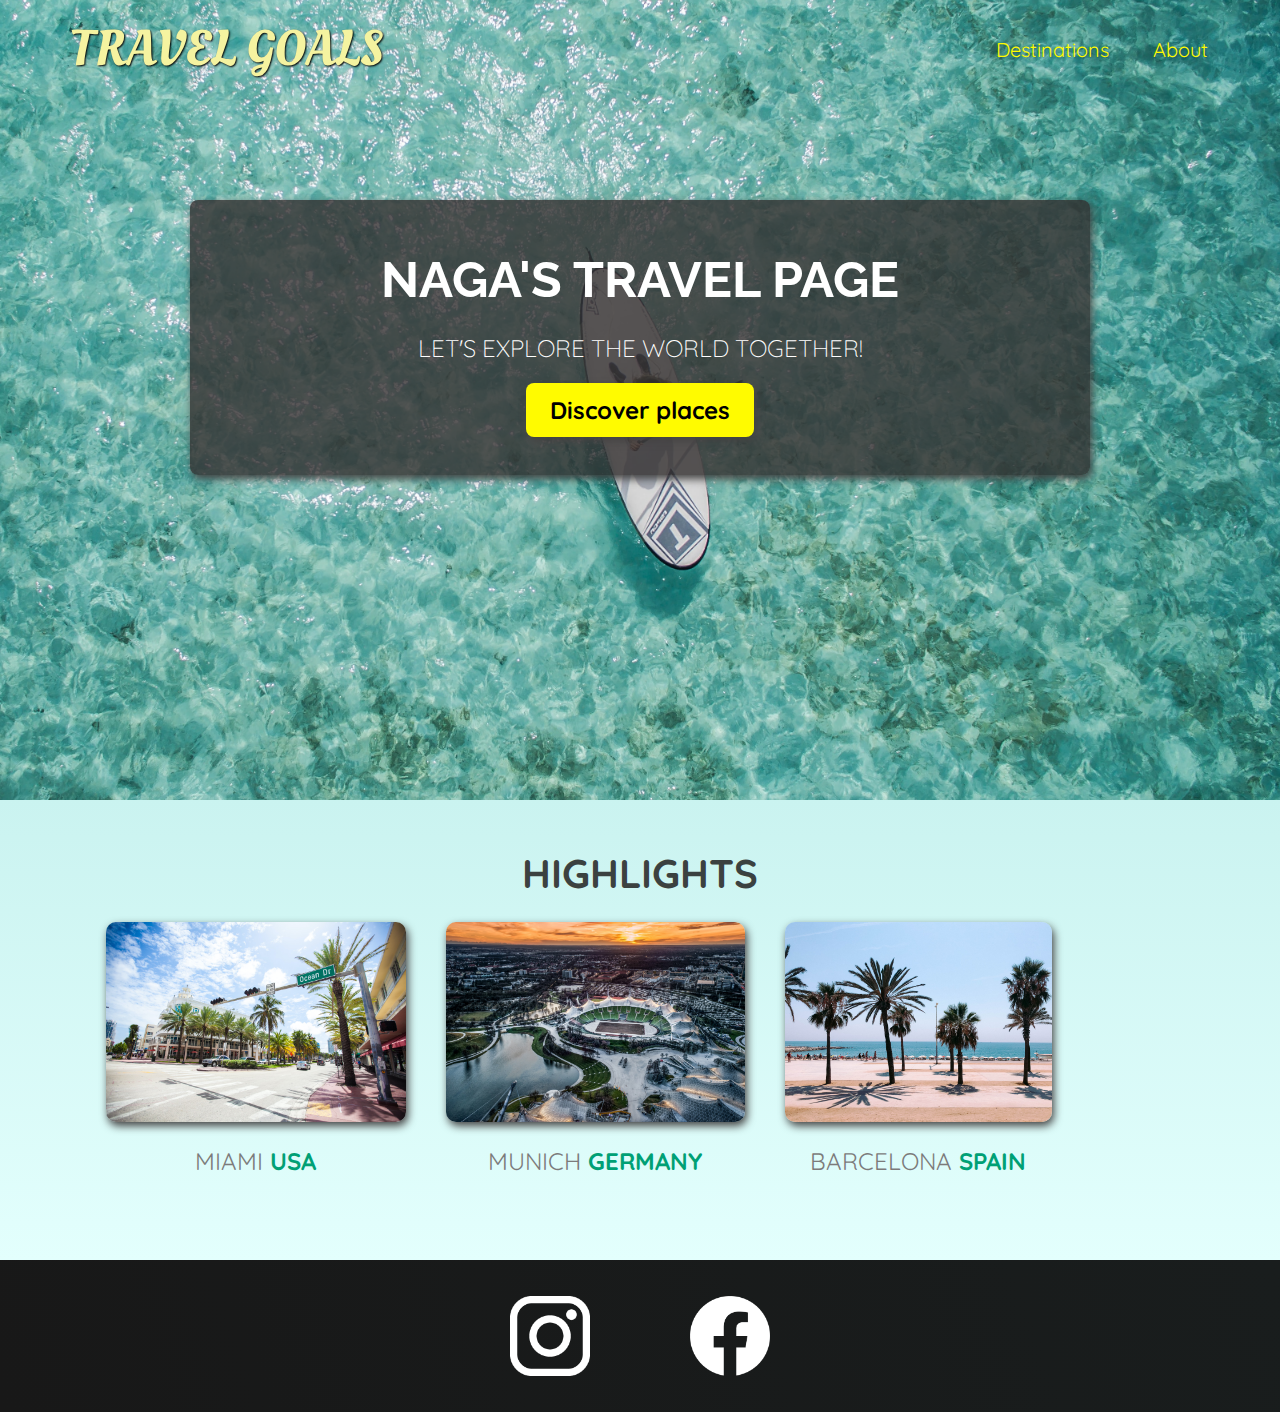
<file: index.html>
<!DOCTYPE html>
<html lang="en">
  <head>
    <meta charset="UTF-8" />
    <link
      href="https://fonts.googleapis.com/css2?family=Raleway:wght@700&family=Oleo+Script:wght@700&family=Quicksand:wght@300;500&display=swap"
      rel="stylesheet"
    />
    <link rel="stylesheet" href="shared.css" />
    <link rel="stylesheet" href="style.css" />
    <title>Travel Goals</title>
  </head>
  <body>
    <header>
      <div id="page-logo">
        <a href="/index.html">Travel Goals</a>
      </div>
      <nav>
        <ul>
          <li><a href="/places.html">Destinations</a></li>
          <li><a href="">About</a></li>
        </ul>
      </nav>
    </header>
    <main>
      <section id="hero">
        <div id="hero-content">
          <h1>Naga's Travel Page</h1>
          <p>Let's explore the world together!</p>
          <a href="/places.html">Discover places</a>
        </div>
      </section>
      <section id="highlights">
        <h2>Highlights</h2>
        <ul id="destinations">
          <li class="destination">
            <img
              src="/images/miami.jpg"
              alt="Miami streets on sunny day"
            />
            <p>Miami <strong>USA</strong></p>
          </li>
          <li class="destination">
            <img
              src="/images/munich.jpg"
              alt="Munich stadium in winter"
            />
            <p>Munich <strong>Germany</strong></p>
          </li>
          <li class="destination">
            <img
              src="images/barcelona.jpg"
              alt="Palm beach in Barcelona"
            />
            <p>Barcelona <strong>Spain</strong></p>
          </li>
        </ul>
      </section>
    </main>
    <footer>
      <ul>
        <li>
          <a href="https://www.instagram.com">
            <img src="/images/insta.png" alt="Instagram logo"
          /></a>
        </li>
        <li>
          <a href="https://www.facebook.com">
            <img src="/images/facebook.png" alt="Facebook logo"
          /></a>
        </li>
      </ul>
    </footer>
  </body>
</html>
</file>
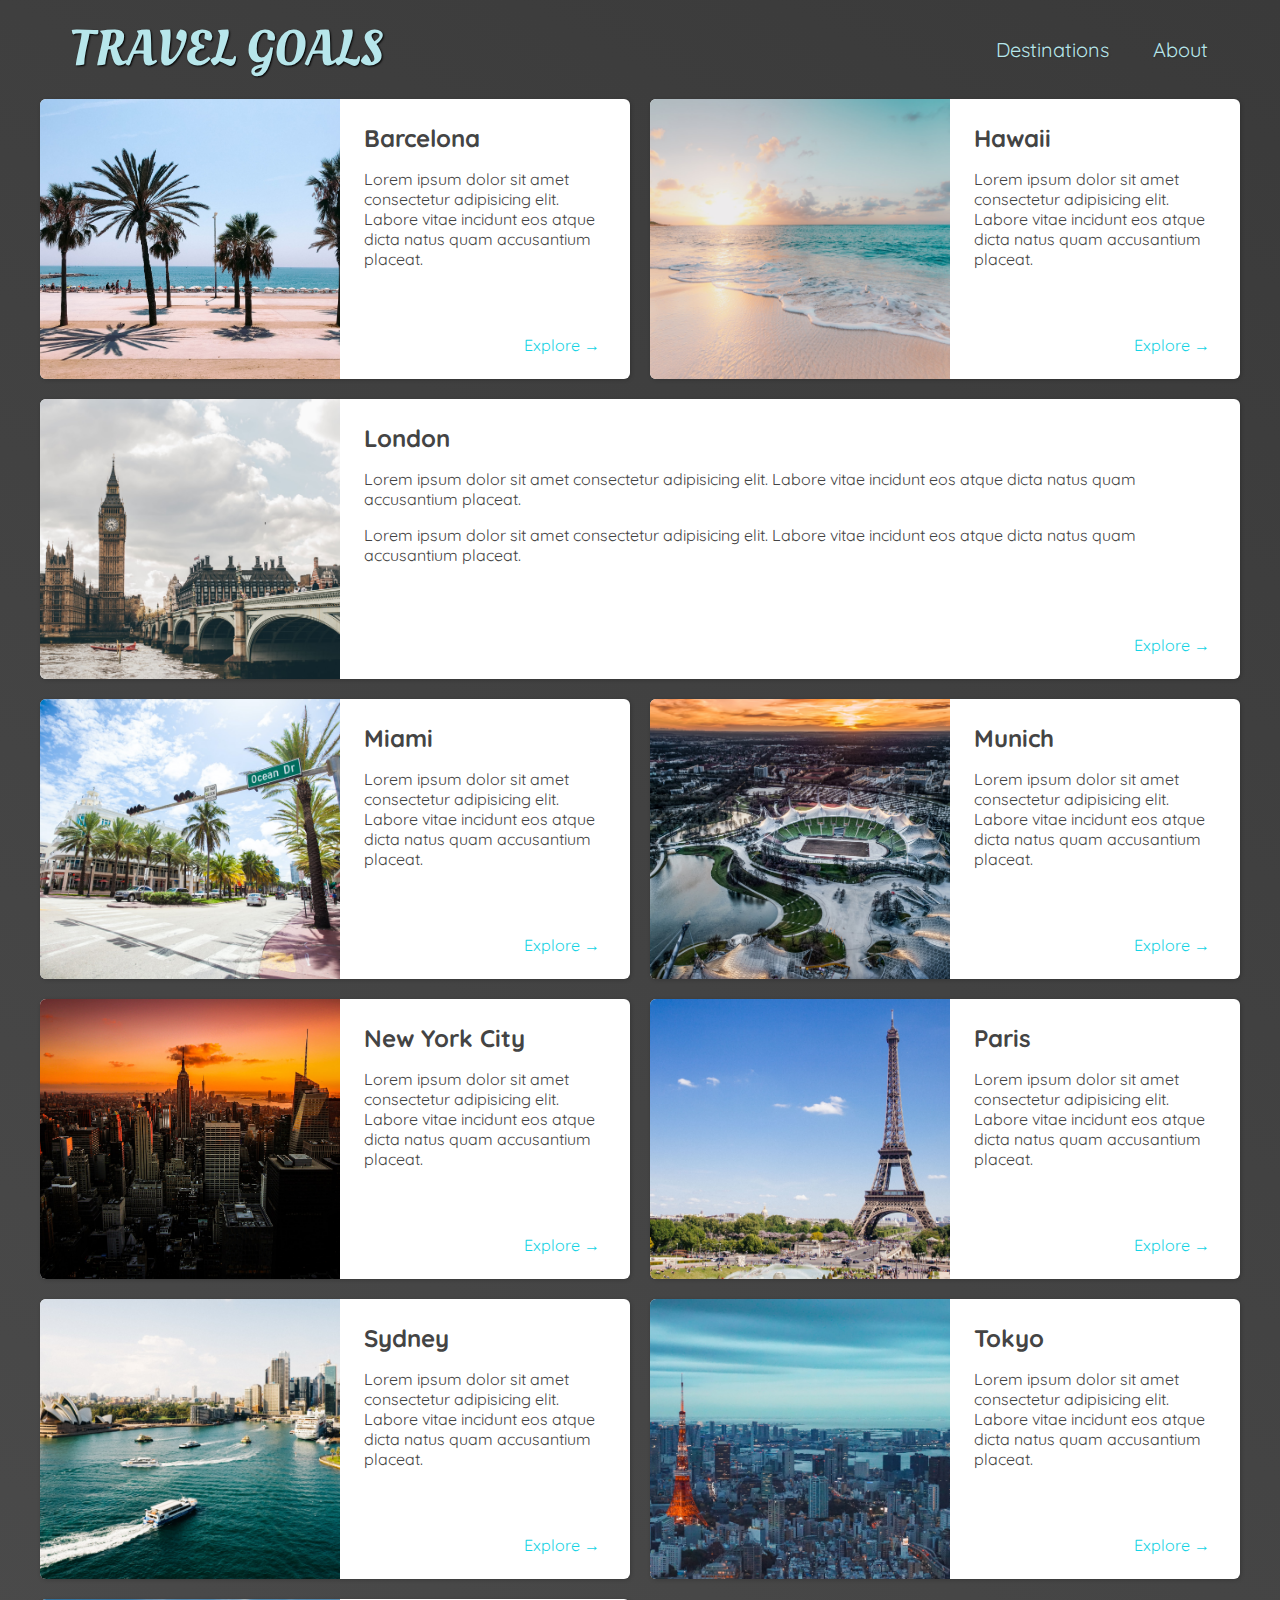
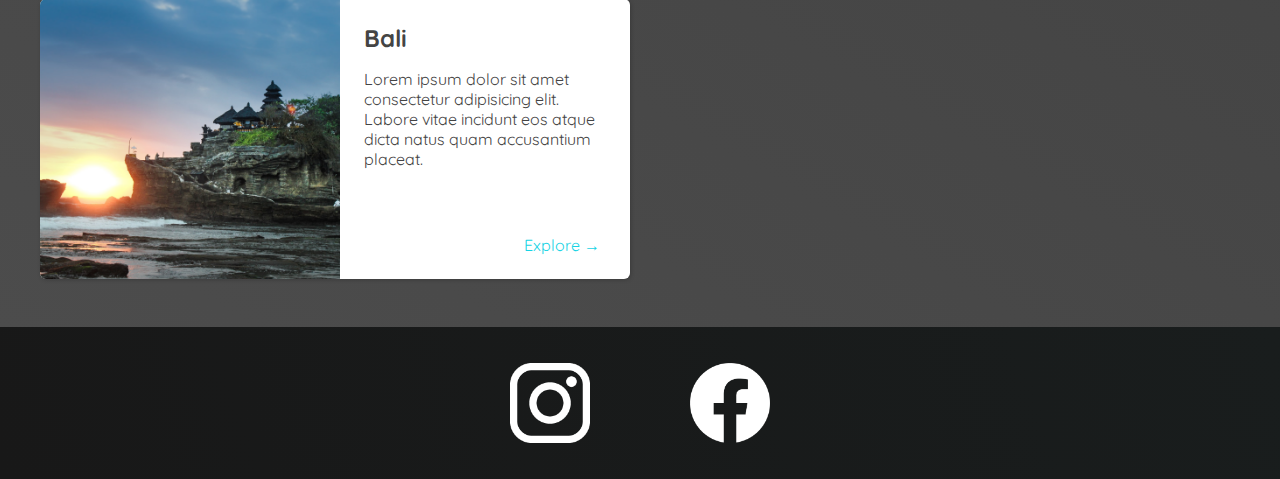
<file: places.html>
<!DOCTYPE html>
<html lang="en">
  <head>
    <meta charset="UTF-8" />
    <link
      href="https://fonts.googleapis.com/css2?family=Raleway:wght@700&family=Oleo+Script:wght@700&family=Quicksand:wght@300;500&display=swap"
      rel="stylesheet"
    />
    <link rel="stylesheet" href="shared.css" />
    <link rel="stylesheet" href="places.css" />
    <title>Travel Goals</title>
  </head>
  <body>
    <header>
      <div id="page-logo">
        <a href="/index.html">Travel Goals</a>
      </div>
      <nav>
        <ul>
          <li><a href="/places.html">Destinations</a></li>
          <li><a href="">About</a></li>
        </ul>
      </nav>
    </header>
    <main>
      <ul>
        <li>
          <img src="/images/barcelona.jpg" alt="City of Barcelona" />
          <div class="item-content">
            <div>
              <h2>Barcelona</h2>
              <p>
                Lorem ipsum dolor sit amet consectetur adipisicing elit. Labore
                vitae incidunt eos atque dicta natus quam accusantium placeat.
              </p>
            </div>
            <div class="actions">
              <a href="https://en.wikipedia.org/wiki/Barcelona">Explore &#x2192</a>
            </div>
          </div>
        </li>
        <li>
          <img src="/images/hawaii.jpg" alt="Hawaii beach" />
          <div class="item-content">
            <div>
              <h2>Hawaii</h2>
              <p>
                Lorem ipsum dolor sit amet consectetur adipisicing elit. Labore
                vitae incidunt eos atque dicta natus quam accusantium placeat.
              </p>
            </div>
            <div class="actions">
              <a href="hhttps://en.wikipedia.org/wiki/Hawaii">Explore &#x2192</a>
            </div>
          </div>
        </li>
        <li>
          <img src="/images/london.jpg" alt="London city" />
          <div class="item-content">
            <div>
              <h2>London</h2>
              <p>
                Lorem ipsum dolor sit amet consectetur adipisicing elit. Labore
                vitae incidunt eos atque dicta natus quam accusantium placeat.
              </p>
              <p>
                Lorem ipsum dolor sit amet consectetur adipisicing elit. Labore
                vitae incidunt eos atque dicta natus quam accusantium placeat.
              </p>
            </div>
            <div class="actions">
              <a href="https://en.wikipedia.org/wiki/London">Explore &#x2192</a>
            </div>
          </div>
        </li>
        <li>
          <img src="/images/miami.jpg" alt="Miami streets" />
          <div class="item-content">
            <div>
              <h2>Miami</h2>
              <p>
                Lorem ipsum dolor sit amet consectetur adipisicing elit. Labore
                vitae incidunt eos atque dicta natus quam accusantium placeat.
              </p>
            </div>
            <div class="actions">
              <a href="https://en.wikipedia.org/wiki/Miami">Explore &#x2192</a>
            </div>
          </div>
        </li>
        <li>
          <img src="/images/munich.jpg" alt="Munich football stadium" />
          <div class="item-content">
            <div>
              <h2>Munich</h2>
              <p>
                Lorem ipsum dolor sit amet consectetur adipisicing elit. Labore
                vitae incidunt eos atque dicta natus quam accusantium placeat.
              </p>
            </div>
            <div class="actions">
              <a href="https://en.wikipedia.org/wiki/Munich">Explore &#x2192</a>
            </div>
          </div>
        </li>
        <li>
          <img src="/images/new-york-city.jpg" alt="New York City skyline" />
          <div class="item-content">
            <div>
              <h2>New York City</h2>
              <p>
                Lorem ipsum dolor sit amet consectetur adipisicing elit. Labore
                vitae incidunt eos atque dicta natus quam accusantium placeat.
              </p>
            </div>
            <div class="actions">
              <a href="https://en.wikipedia.org/wiki/New_York_City"
                >Explore &#x2192</a
              >
            </div>
          </div>
        </li>
        <li>
          <img src="/images/paris.jpg" alt="Paris city" />
          <div class="item-content">
            <div>
              <h2>Paris</h2>
              <p>
                Lorem ipsum dolor sit amet consectetur adipisicing elit. Labore
                vitae incidunt eos atque dicta natus quam accusantium placeat.
              </p>
            </div>
            <div class="actions">
              <a href="https://en.wikipedia.org/wiki/Paris">Explore &#x2192</a>
            </div>
          </div>
        </li>
        <li>
          <img src="/images/sydney.jpg" alt="Sydney beach" />
          <div class="item-content">
            <div>
              <h2>Sydney</h2>
              <p>
                Lorem ipsum dolor sit amet consectetur adipisicing elit. Labore
                vitae incidunt eos atque dicta natus quam accusantium placeat.
              </p>
            </div>
            <div class="actions">
              <a href="https://en.wikipedia.org/wiki/Sydney">Explore &#x2192</a>
            </div>
          </div>
        </li>
        <li>
          <img src="/images/tokyo.jpg" alt="Tokyo skyline" />
          <div class="item-content">
            <div>
              <h2>Tokyo</h2>
              <p>
                Lorem ipsum dolor sit amet consectetur adipisicing elit. Labore
                vitae incidunt eos atque dicta natus quam accusantium placeat.
              </p>
            </div>
            <div class="actions">
              <a href="https://en.wikipedia.org/wiki/Tokyo">Explore &#x2192</a>
            </div>
          </div>
        </li>
        <li>
          <img src="/images/bali.jpg" alt="Bali beach" />
          <div class="item-content">
            <div>
              <h2>Bali</h2>
              <p>
                Lorem ipsum dolor sit amet consectetur adipisicing elit. Labore
                vitae incidunt eos atque dicta natus quam accusantium placeat.
              </p>
            </div>
            <div class="actions">
              <a href="https://en.wikipedia.org/wiki/Bali">Explore &#x2192</a>
            </div>
          </div>
        </li>
      </ul>
    </main>
    <footer>
      <ul>
        <li>
          <a href="https://www.instagram.com">
            <img src="/images/insta.png" alt="Instagram logo"
          /></a>
        </li>
        <li>
          <a href="https://www.facebook.com">
            <img src="/images/facebook.png" alt="Facebook logo"
          /></a>
        </li>
      </ul>
    </footer>
  </body>
</html>
</file>
<file: shared.css>
body {
    font-family: "Quicksand", sans-serif;
    margin: 0;
  }
  
  ul {
    list-style: none;
    margin: 0;
    padding: 0;
  }
  
  header {
    display: flex;
    justify-content: space-between;
    align-items: center;
    padding: 15px 60px;
    position: absolute;
    width: 100%;
    top: 0;
    left: 0;
    box-sizing: border-box;
  }
  
  #page-logo a {
    padding: 10px;
    font-family: "Oleo Script", sans-serif;
    color: rgb(245, 243, 160);
    font-size: 50px;
    text-decoration: none;
    text-transform: uppercase;
    text-shadow: 1px 1px 2px rgb(0, 0, 0);
  }
  
  header ul {
    display: flex;
  }
  
  header li {
    margin-left: 20px;
  }
  
  header a {
    color: rgb(255, 251, 0);
    text-decoration: none;
    font-size: 20px;
    padding: 12px;
    text-shadow: 1px 1px 2px rgba(0, 0, 0, 0.2);
    border-radius: 6px;
  }
  
  header nav a:hover {
    color: rgb(77, 77, 77);
    background-color: rgb(255, 251, 0);
  }
  
  footer {
    background: linear-gradient(70deg, rgb(24, 24,24), rgb(25, 29, 29));
    padding: 36px 0;
  }
  
  footer ul {
    display: flex;
    justify-content: center;
    /* padding: 40px; */
  }
  
  footer li {
    width: 80px;
    height: 80px;
    margin: 0 50px;
  }
  
  footer img {
    width: 100%;
    height: 100%;
  }
</file>
<file: style.css>
#hero {
    height: 800px;
    background-image: url("/images/ocean.jpg");
    background-position: center;
    background-size: cover;
  }
  
  #hero-content {
    width: 900px;
    background-color: rgba(51, 47, 47, 0.8);
    box-shadow: 2px 4px 8px rgb(68, 67, 67);
    border-radius: 8px;
    text-align: center;
    padding: 50px 0;
    margin: 0 auto;
    position: relative;
    top: 200px;
  }
  
  #hero-content h1 {
    color: white;
    text-transform: uppercase;
    font-size: 50px;
    font-family: "Raleway", sans-serif;
    margin: 0;
  }
  
  #hero-content p {
    color: white;
    text-transform: uppercase;
    font-size: 24px;
    font-weight: 300;
    margin-bottom: 32px;
  }
  
  #hero-content a {
    text-decoration: none;
    background-color: rgb(255, 251, 0);
    padding: 12px 24px;
    color: black;
    font-size: 24px;
    font-weight: bold;
    border-radius: 8px;
    box-shadow: 2px 4px 8px rgb(68, 67, 67);
  }
  
  #hero-content a:hover {
    background-color: rgb(255, 238, 0);
  }
  
  #highlights {
    padding: 24px;
    background: linear-gradient(0deg, rgb(227, 255, 253), rgb(202, 243, 240));
  }
  
  #highlights h2 {
    text-transform: uppercase;
    text-align: center;
    font-size: 40px;
    color: rgb(59, 65, 64);
    margin: 24px 0;
  }
  
  #destinations {
    display: flex;
    width: 90%;
    margin: auto;
    margin-bottom: 40px;
  }
  
  .destination {
    margin: 0 20px;
    text-transform: uppercase;
  }
  
  .destination p {
    text-align: center;
    font-size: 24px;
    color: rgb(124, 123, 123);
    margin: 20px 0;
  }
  
  .destination img {
    height: 200px;
    width: 100%;
    box-shadow: 2px 4px 8px rgb(68, 67, 67);
    border-radius: 10px;
    object-fit: cover;
  }
  
  .destination strong {
    color: rgb(0, 160, 117);
  }
</file>
<file: places.css>
body {
    background: linear-gradient(30deg, rgb(77, 77, 77), rgb(58, 58, 58));
    color: rgb(68, 68, 68);
  }
  
  #page-logo a {
    color: rgb(183, 230, 235);
  }
  
  header {
    position: static;
  }
  
  header a {
    color: rgb(183, 230, 235);
  }
  
  header nav a:hover {
    background-color: rgb(183, 230, 235);
    color: rgb(59, 59, 59);
  }
  
  main ul {
    width: 1200px;
    margin: 0 auto 48px auto;
    display: grid;
    grid-template-columns: 1fr 1fr;
    gap: 20px 20px;
  }
  
  li:nth-of-type(3) {
    grid-column: 1 / span 2;
  }
  
  main li {
    display: flex;
    background-color: white;
    box-shadow: 1px 1px 4px rgba(0, 0, 0, 0.2);
    border-radius: 6px;
    overflow: hidden;
  }
  
  main li img {
    width: 300px;
    height: 280px;
    object-fit: cover;
  }
  
  .item-content {
    padding: 24px;
    display: flex;
    flex-direction: column;
    justify-content: space-between;
  }
  
  .item-content h2 {
    margin: 0;
  }
  
  .actions {
    text-align: right;
  }
  
  .actions a {
    text-decoration: none;
    padding: 6px;
    color: rgb(22, 211, 228);
    border-radius: 5px;
  }
  
  .actions a:hover {
    background-color: rgb(235, 253, 255);
  }
</file>
